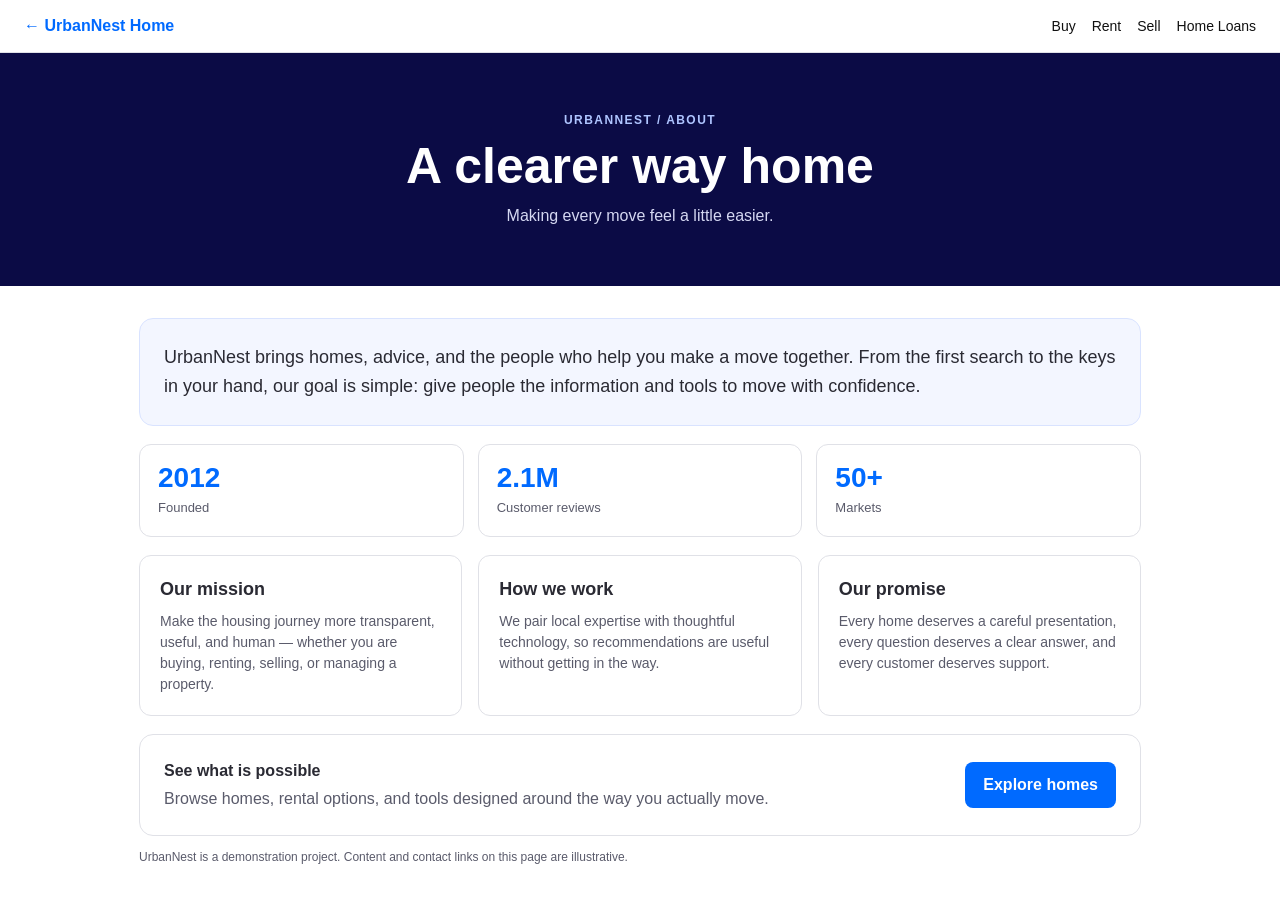
<file: page/about.html>
<!DOCTYPE html>
<html lang="en">
<head>
<meta charset="UTF-8">
<meta name="viewport" content="width=device-width, initial-scale=1.0">
<title>About UrbanNest | UrbanNest</title>
<link rel="stylesheet" href="../CSS/style.css">
<style>
  .page-hero{background:#0B0B45;color:#fff;padding:58px 24px;text-align:center}
  .page-hero .kicker{color:#AFC5FF;font-size:12px;font-weight:800;letter-spacing:.12em;text-transform:uppercase}
  .page-hero h1{font-size:clamp(32px,5vw,50px);line-height:1.1;margin:10px 0}
  .page-hero p{max-width:680px;margin:0 auto;color:#D5D8F2}
  .body{max-width:1050px;margin:0 auto;padding:32px 24px 56px}
  .card{background:#fff;border:1px solid #E0E1E7;border-radius:14px;padding:24px;margin-top:18px}
  .intro-card{background:#F3F6FF;border-color:#D9E3FF;margin-top:0}
  .intro-card p{font-size:18px;line-height:1.6}
  .stats-grid{display:grid;grid-template-columns:repeat(3,1fr);gap:14px;margin-top:18px}
  .stat{background:#fff;border:1px solid #E0E1E7;border-radius:12px;padding:18px}
  .stat strong{display:block;color:#006AFF;font-size:28px;line-height:1.1}
  .stat span{display:block;color:#5A5B6B;font-size:13px;margin-top:5px}
  .content-grid{display:grid;grid-template-columns:repeat(3,1fr);gap:16px;margin-top:18px}
  .info-card{background:#fff;border:1px solid #E0E1E7;border-radius:12px;padding:20px}
  .info-card h3{font-size:18px;margin-bottom:8px}
  .info-card p{color:#5A5B6B;font-size:14px}
  .info-card a{display:inline-block;color:#0059d6;font-weight:700;margin-top:12px}
  .action-card{display:flex;align-items:center;justify-content:space-between;gap:18px;flex-wrap:wrap}
  .action-card p{max-width:620px;color:#5A5B6B;margin-top:4px}
  .action-card a{display:inline-block;background:#006AFF;color:#fff;border-radius:8px;padding:11px 18px;font-weight:700}
  .action-card a:hover{background:#0059d6}
  .topbar{display:flex;justify-content:space-between;align-items:center;padding:14px 24px;border-bottom:1px solid #E0E1E7;background:#fff}
  .topbar>a{color:#006AFF;font-weight:700}
  .topbar nav{display:flex;gap:16px;flex-wrap:wrap}
  .topbar nav a{color:#111;font-size:14px}
  .topbar nav a:hover{color:#006AFF}
  .note{font-size:12px;color:#5A5B6B;margin-top:12px}
  @media(max-width:800px){.content-grid{grid-template-columns:1fr}.stats-grid{grid-template-columns:repeat(3,1fr)}}
  @media(max-width:560px){.page-hero{padding:42px 16px}.body{padding:24px 16px}.topbar{padding:12px 16px}.stats-grid{grid-template-columns:1fr}.stat strong{font-size:24px}}
</style>
</head>
<body>
<header class="topbar">
  <a href="../index.html">← UrbanNest Home</a>
  <nav aria-label="Primary">
    <a href="buy.html">Buy</a>
    <a href="rent.html">Rent</a>
    <a href="sell.html">Sell</a>
    <a href="mortgage.html">Home Loans</a>
  </nav>
</header>

<section class="page-hero">
  <p class="kicker" id="category">UrbanNest / About</p>
  <h1 id="title">A clearer way home</h1>
  <p id="subtitle">Making every move feel a little easier.</p>
</section>

<main class="body">
  <section class="card intro-card" aria-label="Overview">
    <p id="intro"></p>
  </section>

  <section class="stats-grid" id="stats" aria-label="UrbanNest facts"></section>
  <section class="content-grid" id="content" aria-label="More information"></section>

  <section class="card action-card">
    <div>
      <strong id="ctaTitle">Keep exploring UrbanNest</strong>
      <p id="ctaText">Find a home, understand your options, and plan the next step with confidence.</p>
    </div>
    <a id="ctaLink" href="../index.html">Explore UrbanNest</a>
  </section>
  <p class="note">UrbanNest is a demonstration project. Content and contact links on this page are illustrative.</p>
</main>

<script>
  const pages = {
    about: {
      category: "UrbanNest / About",
      title: "A clearer way home",
      subtitle: "Making every move feel a little easier.",
      intro: "UrbanNest brings homes, advice, and the people who help you make a move together. From the first search to the keys in your hand, our goal is simple: give people the information and tools to move with confidence.",
      stats: [["2012", "Founded"], ["2.1M", "Customer reviews"], ["50+", "Markets"]],
      cards: [
        {title: "Our mission", body: "Make the housing journey more transparent, useful, and human — whether you are buying, renting, selling, or managing a property."},
        {title: "How we work", body: "We pair local expertise with thoughtful technology, so recommendations are useful without getting in the way."},
        {title: "Our promise", body: "Every home deserves a careful presentation, every question deserves a clear answer, and every customer deserves support."}
      ],
      ctaTitle: "See what is possible", ctaText: "Browse homes, rental options, and tools designed around the way you actually move.", ctaLabel: "Explore homes", ctaHref: "../index.html#listings"
    },
    careers: {
      category: "UrbanNest / Careers",
      title: "Build what is next",
      subtitle: "Help people find their place in the world.",
      intro: "We are building a more helpful housing experience for buyers, renters, sellers, and the professionals who serve them. Join a kind, curious team that cares about the details and the people behind them.",
      stats: [["12", "Open roles"], ["5", "Team values"], ["1", "Shared mission"]],
      cards: [
        {title: "Product & design", body: "Turn complex housing questions into clear, useful tools for millions of people."},
        {title: "Customer experience", body: "Help customers feel informed and supported at every step of a major life decision."},
        {title: "Market operations", body: "Work with local partners and operators to make every market more transparent."}
      ],
      ctaTitle: "See an open role", ctaText: "We are always interested in thoughtful people who care about making a difference.", ctaLabel: "Contact recruiting", ctaHref: "mailto:careers@urbannest.example"
    },
    press: {
      category: "UrbanNest / Press",
      title: "The UrbanNest story",
      subtitle: "A clearer view of housing, from the people who know it best.",
      intro: "UrbanNest is a place to discover homes, understand the market, and connect with trusted local experts. Our press room includes company facts, product notes, and resources for members of the media.",
      stats: [["2012", "Founded"], ["24/7", "Media desk"], ["2.1M", "Reviews"]],
      cards: [
        {title: "Press inquiries", body: "For interviews, comments, and company information, contact the UrbanNest communications team."},
        {title: "Brand resources", body: "Find approved logos, product descriptions, and a concise company fact sheet for editorial use."},
        {title: "In the news", body: "Read updates about our products, partnerships, and the people improving the housing experience."}
      ],
      ctaTitle: "Need a source?", ctaText: "Our media desk can help with background, data, and product details.", ctaLabel: "Email the press team", ctaHref: "mailto:press@urbannest.example"
    },
    investors: {
      category: "UrbanNest / Investors",
      title: "Building the future of housing",
      subtitle: "Technology, trust, and durable consumer brands.",
      intro: "We believe the housing market can be more useful to everyone. UrbanNest brings together trusted marketplace brands, data-driven tools, and services that help people make better decisions over the life of a home.",
      stats: [["50+", "Markets"], ["12M+", "Monthly shoppers"], ["1", "Long-term view"]],
      cards: [
        {title: "Our strategy", body: "Grow a trusted marketplace while investing in products that make complex decisions easier for customers and professionals."},
        {title: "Our model", body: "A diversified ecosystem of consumer, agent, lender, and rental-management experiences."},
        {title: "Investor relations", body: "Find financial highlights, governance information, and the latest company updates."}
      ],
      ctaTitle: "Investor relations", ctaText: "For shareholder and financial information, connect with our investor relations team.", ctaLabel: "Contact investor relations", ctaHref: "mailto:investors@urbannest.example"
    }
  };

  const requested = new URLSearchParams(location.search).get("view");
  const page = pages[requested] || pages.about;
  document.title = `${page.title} | UrbanNest`;
  document.getElementById("category").textContent = page.category;
  document.getElementById("title").textContent = page.title;
  document.getElementById("subtitle").textContent = page.subtitle;
  document.getElementById("intro").textContent = page.intro;
  document.getElementById("ctaTitle").textContent = page.ctaTitle;
  document.getElementById("ctaText").textContent = page.ctaText;
  const cta = document.getElementById("ctaLink");
  cta.textContent = page.ctaLabel;
  cta.href = page.ctaHref;

  const stats = document.getElementById("stats");
  page.stats.forEach(([value, label]) => {
    const card = document.createElement("div");
    card.className = "stat";
    card.innerHTML = `<strong>${value}</strong><span>${label}</span>`;
    stats.appendChild(card);
  });

  const content = document.getElementById("content");
  page.cards.forEach(item => {
    const card = document.createElement("article");
    card.className = "info-card";
    card.innerHTML = `<h3>${item.title}</h3><p>${item.body}</p>`;
    content.appendChild(card);
  });
</script>
<script src="../asset/js/to-top.js"></script>
</body>
</html>
</file>
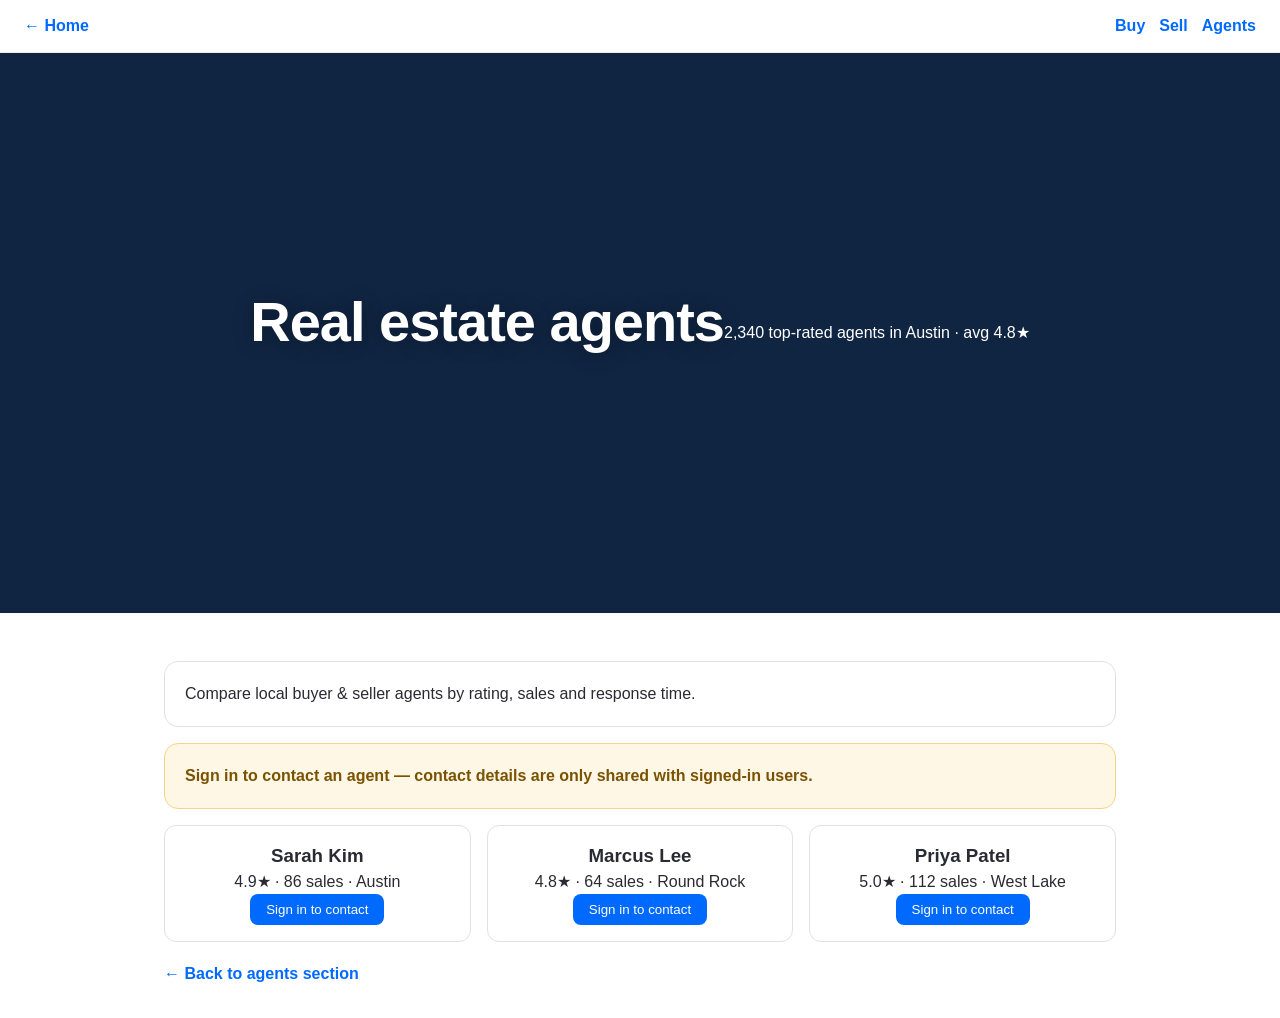
<file: page/agents.html>
<!DOCTYPE html>
<html lang="en">
<head>
<meta charset="UTF-8"><meta name="viewport" content="width=device-width, initial-scale=1.0">
<title>Find an Agent | UrbanNest</title>
<link rel="stylesheet" href="../CSS/style.css">
<style>.hero{background:#102542;color:#fff;padding:56px 24px;text-align:center}.body{max-width:1000px;margin:0 auto;padding:32px 24px}.card{background:#fff;border:1px solid #E0E1E7;border-radius:14px;padding:20px;margin-top:16px}.auth-note{background:#FFF7E6;border-color:#F5D58B;color:#7A5200;font-weight:600}.topbar{display:flex;justify-content:space-between;padding:14px 24px;border-bottom:1px solid #eee}.topbar a{font-weight:700;color:#006AFF}.grid{display:grid;grid-template-columns:repeat(3,1fr);gap:16px;margin-top:16px}.a{background:#fff;border:1px solid #E0E1E7;border-radius:12px;padding:16px;text-align:center}@media(max-width:800px){.grid{grid-template-columns:1fr}}</style>
</head>
<body>
<div class="topbar"><a href="../index.html">← Home</a><nav style="display:flex;gap:14px"><a href="buy.html">Buy</a><a href="sell.html">Sell</a><a href="agents.html">Agents</a></nav></div>
<section class="hero"><h1 id="title">Find an agent</h1><p>2,340 top-rated agents in Austin · avg 4.8★</p></section>
<div class="body"><div id="desc" class="card"></div><p id="authNote" class="card auth-note" hidden>Sign in to contact an agent — contact details are only shared with signed-in users.</p><div class="grid"><div class="a"><h3>Sarah Kim</h3><p>4.9★ · 86 sales · Austin</p><button type="button" data-contact="Sarah Kim" style="background:#006AFF;color:#fff;border:none;padding:8px 16px;border-radius:8px;cursor:pointer">Contact</button></div><div class="a"><h3>Marcus Lee</h3><p>4.8★ · 64 sales · Round Rock</p><button type="button" data-contact="Marcus Lee" style="background:#006AFF;color:#fff;border:none;padding:8px 16px;border-radius:8px;cursor:pointer">Contact</button></div><div class="a"><h3>Priya Patel</h3><p>5.0★ · 112 sales · West Lake</p><button type="button" data-contact="Priya Patel" style="background:#006AFF;color:#fff;border:none;padding:8px 16px;border-radius:8px;cursor:pointer">Contact</button></div></div><p style="margin-top:20px"><a href="../index.html#agents" style="color:#006AFF;font-weight:700">← Back to agents section</a></p></div>
<script>
const m={"agents":{t:"Real estate agents",d:"Compare local buyer & seller agents by rating, sales and response time."},"builders":{t:"Home builders",d:"12 builder communities in Austin — models from $389k."},"solutions":{t:"Agent solutions",d:"For pros: CRM, leads, listings and marketing suite. (Demo)"},"plan":{t:"Real estate business plan",d:"Template: goals, lead sources, budget and 90-day actions."},"advertising":{t:"Agent advertising",d:"Premier placements, zip targeting and ROI stats."},"scripts":{t:"Agent scripts",d:"Buyer consult, listing presentation, open house and follow-up scripts."},"resources":{t:"Agent resource center",d:"Guides, webinars and market reports for pros."},"flyers":{t:"Listing flyer templates",d:"Printable + digital flyers. (Demo)"},"join":{t:"Create a free agent account",d:"Sign up as a pro to claim your profile and get leads."}};
const v=new URLSearchParams(location.search).get("view")||"agents";const o=m[v]||m.agents;
document.getElementById("title").textContent=o.t;
document.getElementById("desc").textContent=o.d;

/* Contacting an agent requires an account. Signed out, the buttons take you to
   the home page's sign-in modal and back here once you're signed in
   ("Keep me signed in" decides whether that session survives a restart). */
const getSession=()=>JSON.parse(sessionStorage.getItem("un_session")||localStorage.getItem("un_session")||"null");
const contactBtns=[...document.querySelectorAll("[data-contact]")];
function paintContact(){
  const signedIn=!!getSession();
  contactBtns.forEach(b=>b.textContent=signedIn?"Contact":"Sign in to contact");
  document.getElementById("authNote").hidden=signedIn;
}
contactBtns.forEach(b=>b.addEventListener("click",()=>{
  if(!getSession()){
    sessionStorage.setItem("un_next", location.href);   // return here after sign-in
    location.href="../index.html#signin";
    return;
  }
  alert(`Contact request sent to ${b.dataset.contact}`);
}));
paintContact();
</script>
<script src="../asset/js/to-top.js"></script>
</body>
</html>
</file>
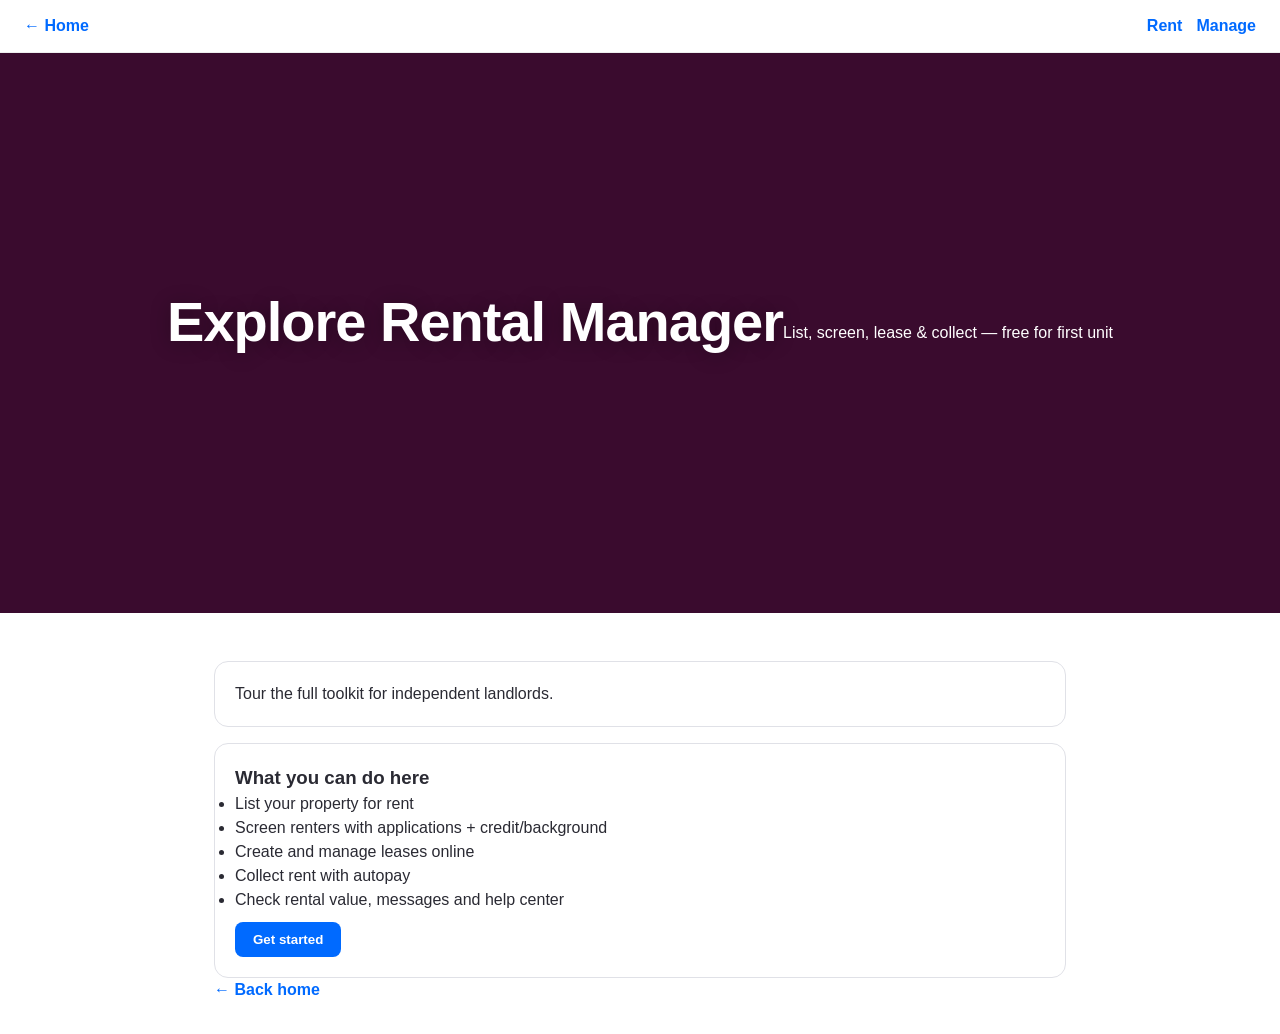
<file: page/manage-rentals.html>
<!DOCTYPE html>
<html lang="en">
<head>
<meta charset="UTF-8"><meta name="viewport" content="width=device-width, initial-scale=1.0">
<title>Manage Rentals | UrbanNest</title>
<link rel="stylesheet" href="../CSS/style.css">
<style>.hero{background:#3A0B2E;color:#fff;padding:56px 24px;text-align:center}.body{max-width:900px;margin:0 auto;padding:32px 24px}.card{background:#fff;border:1px solid #E0E1E7;border-radius:14px;padding:20px;margin-top:16px}.topbar{display:flex;justify-content:space-between;padding:14px 24px;border-bottom:1px solid #eee}.topbar a{font-weight:700;color:#006AFF}</style>
</head>
<body>
<div class="topbar"><a href="../index.html">← Home</a><nav style="display:flex;gap:14px"><a href="rent.html">Rent</a><a href="manage-rentals.html">Manage</a></nav></div>
<section class="hero"><h1 id="title">Rental Manager</h1><p>List, screen, lease & collect — free for first unit</p></section>
<div class="body"><div id="desc" class="card"></div>
<div class="card"><h3>What you can do here</h3><ul><li>List your property for rent</li><li>Screen renters with applications + credit/background</li><li>Create and manage leases online</li><li>Collect rent with autopay</li><li>Check rental value, messages and help center</li></ul><button onclick="alert('Sign in to use Rental Manager (demo)')" style="background:#006AFF;color:#fff;border:none;padding:10px 18px;border-radius:8px;font-weight:700;margin-top:10px">Get started</button></div>
<p><a href="../index.html" style="color:#006AFF;font-weight:700">← Back home</a></p></div>
<script>
const m={"list":{t:"List your property",d:"Create a listing in 10 min — photos, rent, screening criteria."},"properties":{t:"Your properties",d:"Sign in to see vacancies, leases and maintenance. (Demo)"},"messages":{t:"Your messages",d:"Renter inquiries and tour requests live here."},"value":{t:"Rental value",d:"Estimated rent based on comps within 2 miles."},"learn":{t:"Renting out your property",d:"Landlord guide: pricing, screening, leases, Texas law."},"screen":{t:"Screen renters",d:"Application + credit + background + eviction history."},"help":{t:"Help center",d:"FAQs and support for managers and renters."},"leases":{t:"Create leases",d:"State-compliant e-lease builder with e-sign."},"explore":{t:"Explore Rental Manager",d:"Tour the full toolkit for independent landlords."},"collect":{t:"Collect rent",d:"ACH free, card 2.9%. Autopay + reminders."}};
const v=new URLSearchParams(location.search).get("view")||"explore";const o=m[v]||{t:"Rental Manager",d:"All management tools in one dashboard."};
document.getElementById("title").textContent=o.t;document.getElementById("desc").textContent=o.d;
</script>
<script src="../asset/js/to-top.js"></script>
</body>
</html>
</file>
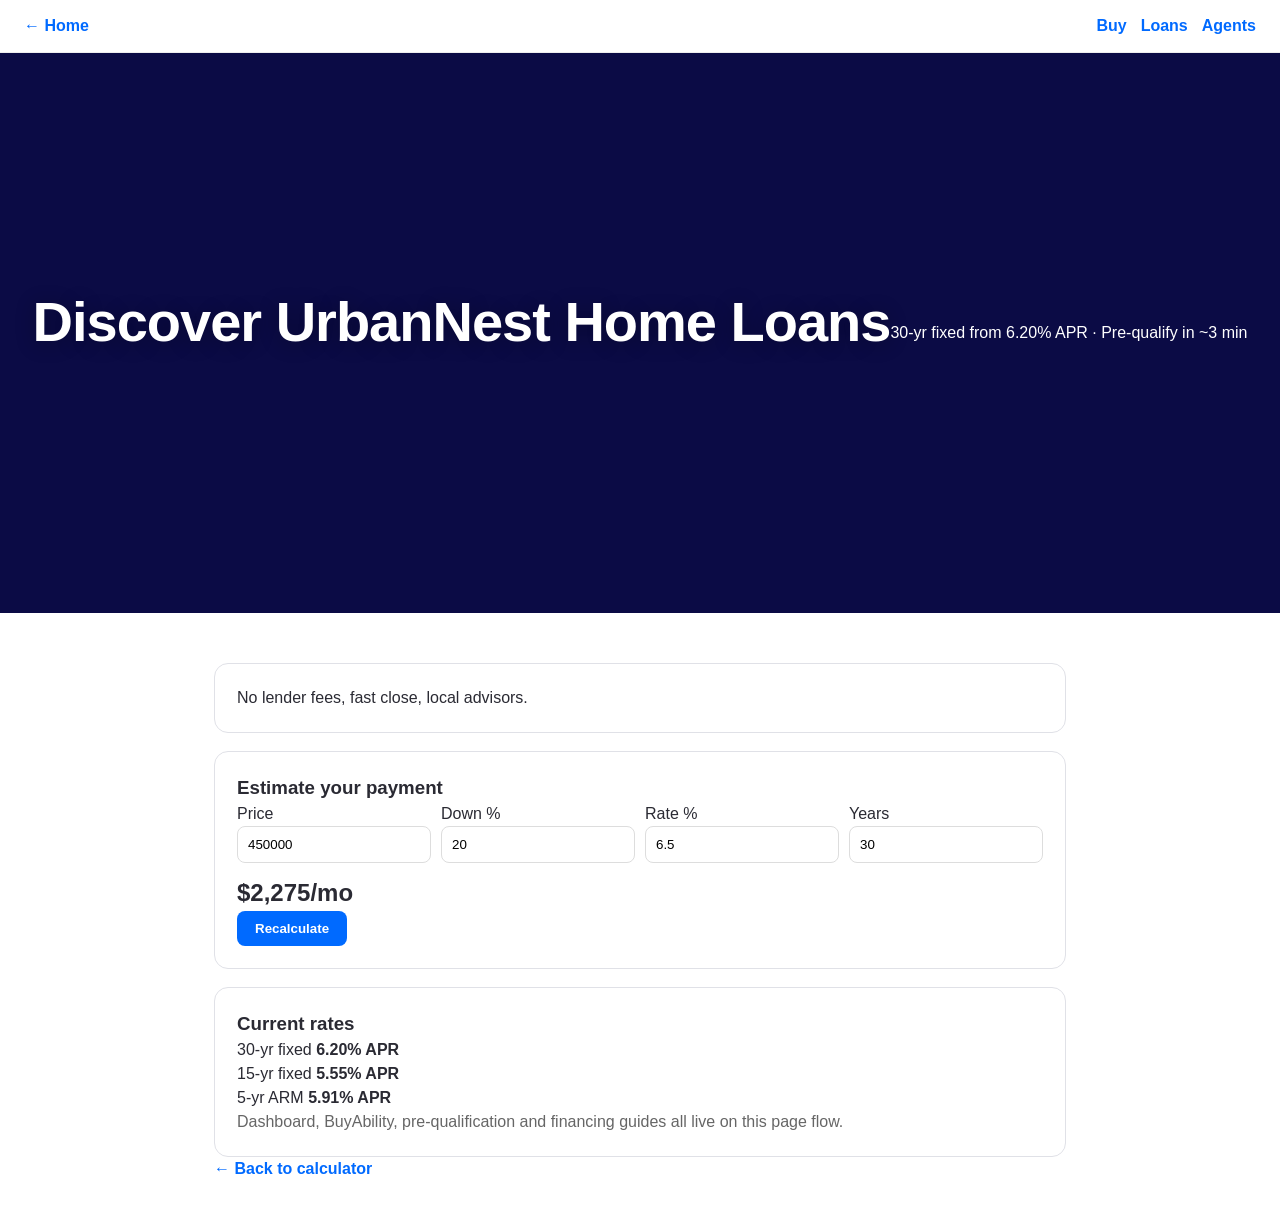
<file: page/mortgage.html>
<!DOCTYPE html>
<html lang="en">
<head>
<meta charset="UTF-8"><meta name="viewport" content="width=device-width, initial-scale=1.0">
<title>Home Loans | UrbanNest</title>
<link rel="stylesheet" href="../CSS/style.css">
<style>.hero{background:#0B0B45;color:#fff;padding:56px 24px;text-align:center}.body{max-width:900px;margin:0 auto;padding:32px 24px}.card{background:#fff;border:1px solid #E0E1E7;border-radius:14px;padding:22px;margin-top:18px}.topbar{display:flex;justify-content:space-between;padding:14px 24px;border-bottom:1px solid #eee}.topbar a{font-weight:700;color:#006AFF}input{padding:10px;border:1px solid #ddd;border-radius:8px;width:100%}.grid{display:grid;grid-template-columns:repeat(4,1fr);gap:10px}@media(max-width:700px){.grid{grid-template-columns:1fr 1fr}}</style>
</head>
<body>
<div class="topbar"><a href="../index.html">← Home</a><nav style="display:flex;gap:14px"><a href="buy.html">Buy</a><a href="mortgage.html">Loans</a><a href="agents.html">Agents</a></nav></div>
<section class="hero"><h1 id="title">UrbanNest Home Loans</h1><p>30-yr fixed from 6.20% APR · Pre-qualify in ~3 min</p></section>
<div class="body">
<div id="desc" class="card"></div>
<div class="card"><h3>Estimate your payment</h3><div class="grid"><label>Price<input id="p" type="number" value="450000"></label><label>Down %<input id="d" type="number" value="20"></label><label>Rate %<input id="r" type="number" value="6.5" step="0.1"></label><label>Years<input id="y" type="number" value="30"></label></div><h2 id="out" style="margin-top:12px">$1,899/mo</h2><button onclick="calc()" style="background:#006AFF;color:#fff;border:none;padding:10px 18px;border-radius:8px;font-weight:700">Recalculate</button></div>
<div class="card"><h3>Current rates</h3><p>30-yr fixed <strong>6.20% APR</strong><br>15-yr fixed <strong>5.55% APR</strong><br>5-yr ARM <strong>5.91% APR</strong></p><p style="color:#666">Dashboard, BuyAbility, pre-qualification and financing guides all live on this page flow.</p></div>
<p><a href="../index.html#mortgage" style="color:#006AFF;font-weight:700">← Back to calculator</a></p>
</div>
<script>
const m={"dashboard":{t:"Home loans dashboard",d:"Pick up where you left off — docs, rate lock, loan status."},"discover":{t:"Discover UrbanNest Home Loans",d:"No lender fees, fast close, local advisors."},"buyability":{t:"Calculate your BuyAbility",d:"See what you can afford with taxes, insurance & HOA included."},"prequal":{t:"Get pre-qualified",d:"Soft credit pull only. Letter in ~3 minutes, valid 90 days."},"payment":{t:"Estimate your mortgage payment",d:"Principal + interest + taxes + insurance breakdown below."},"rates":{t:"Current mortgage rates",d:"Updated daily. Lock guidance included."},"learn":{t:"Financing a home",d:"Fixed vs ARM, points, DTI, down payments 0-20% explained."}};
const v=new URLSearchParams(location.search).get("view")||"discover";const o=m[v]||m.discover;
document.getElementById("title").textContent=o.t;document.getElementById("desc").textContent=o.d;
function calc(){const P=+document.getElementById("p").value||0,dp=+document.getElementById("d").value||0,rate=+document.getElementById("r").value||0,yrs=+document.getElementById("y").value||30;const pr=P*(1-dp/100),r=rate/100/12,n=yrs*12;const pay=r>0?pr*r*Math.pow(1+r,n)/(Math.pow(1+r,n)-1):pr/n;document.getElementById("out").textContent="$"+Math.round(pay).toLocaleString()+"/mo";}calc();
</script>
<script src="../asset/js/to-top.js"></script>
</body>
</html>
</file>
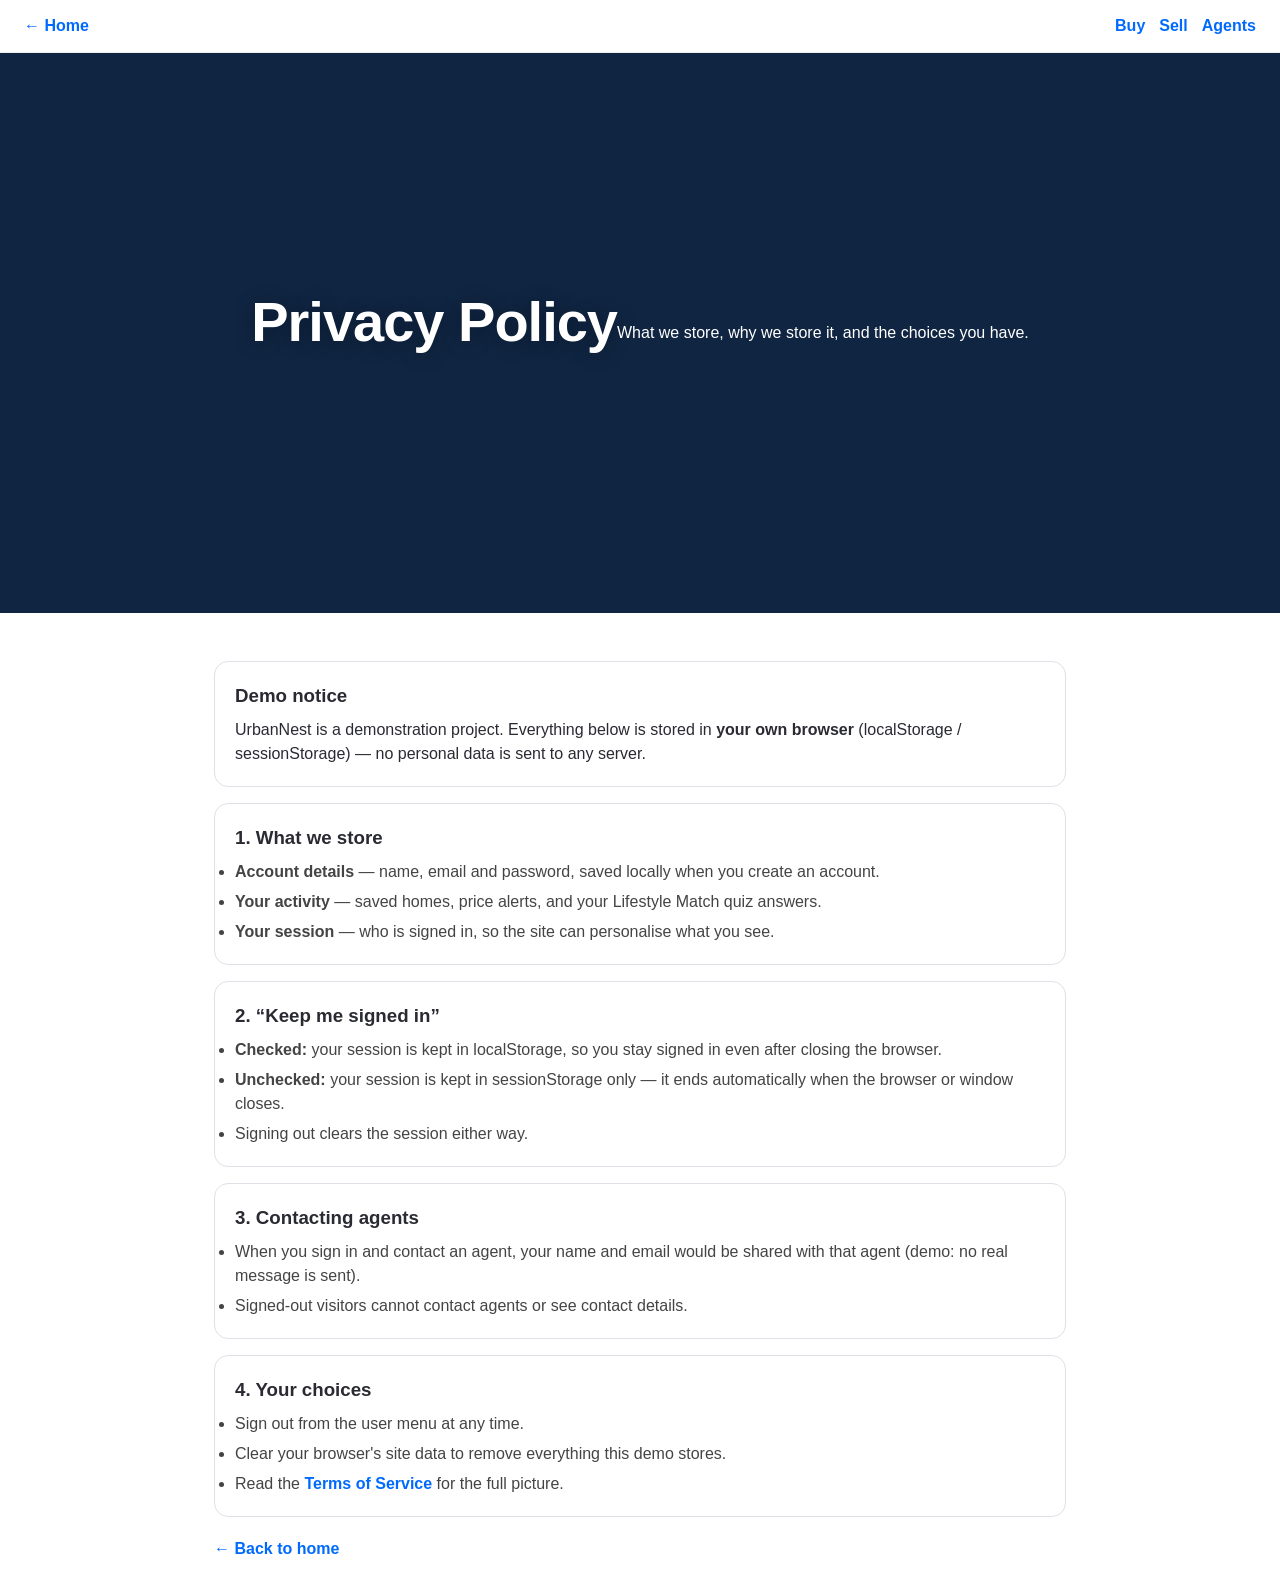
<file: page/privacy.html>
<!DOCTYPE html>
<html lang="en">
<head>
<meta charset="UTF-8"><meta name="viewport" content="width=device-width, initial-scale=1.0">
<title>Privacy Policy | UrbanNest</title>
<link rel="stylesheet" href="../CSS/style.css">
<style>.hero{background:#102542;color:#fff;padding:56px 24px;text-align:center}.body{max-width:900px;margin:0 auto;padding:32px 24px}.card{background:#fff;border:1px solid #E0E1E7;border-radius:14px;padding:20px;margin-top:16px}.card h3{margin-bottom:8px}.card li{margin-top:6px;color:#444;line-height:1.5}.topbar{display:flex;justify-content:space-between;padding:14px 24px;border-bottom:1px solid #eee}.topbar a{font-weight:700;color:#006AFF}</style>
</head>
<body>
<div class="topbar"><a href="../index.html">← Home</a><nav style="display:flex;gap:14px"><a href="buy.html">Buy</a><a href="sell.html">Sell</a><a href="agents.html">Agents</a></nav></div>
<section class="hero"><h1>Privacy Policy</h1><p>What we store, why we store it, and the choices you have.</p></section>
<div class="body">
<div class="card"><h3>Demo notice</h3><p>UrbanNest is a demonstration project. Everything below is stored in <b>your own browser</b> (localStorage / sessionStorage) — no personal data is sent to any server.</p></div>
<div class="card"><h3>1. What we store</h3><ul><li><b>Account details</b> — name, email and password, saved locally when you create an account.</li><li><b>Your activity</b> — saved homes, price alerts, and your Lifestyle Match quiz answers.</li><li><b>Your session</b> — who is signed in, so the site can personalise what you see.</li></ul></div>
<div class="card"><h3>2. “Keep me signed in”</h3><ul><li><b>Checked:</b> your session is kept in localStorage, so you stay signed in even after closing the browser.</li><li><b>Unchecked:</b> your session is kept in sessionStorage only — it ends automatically when the browser or window closes.</li><li>Signing out clears the session either way.</li></ul></div>
<div class="card"><h3>3. Contacting agents</h3><ul><li>When you sign in and contact an agent, your name and email would be shared with that agent (demo: no real message is sent).</li><li>Signed-out visitors cannot contact agents or see contact details.</li></ul></div>
<div class="card"><h3>4. Your choices</h3><ul><li>Sign out from the user menu at any time.</li><li>Clear your browser's site data to remove everything this demo stores.</li><li>Read the <a href="terms.html" style="color:#006AFF;font-weight:700">Terms of Service</a> for the full picture.</li></ul></div>
<p style="margin-top:20px"><a href="../index.html" style="color:#006AFF;font-weight:700">← Back to home</a></p>
</div>
<script src="../asset/js/to-top.js"></script>
</body>
</html>
</file>
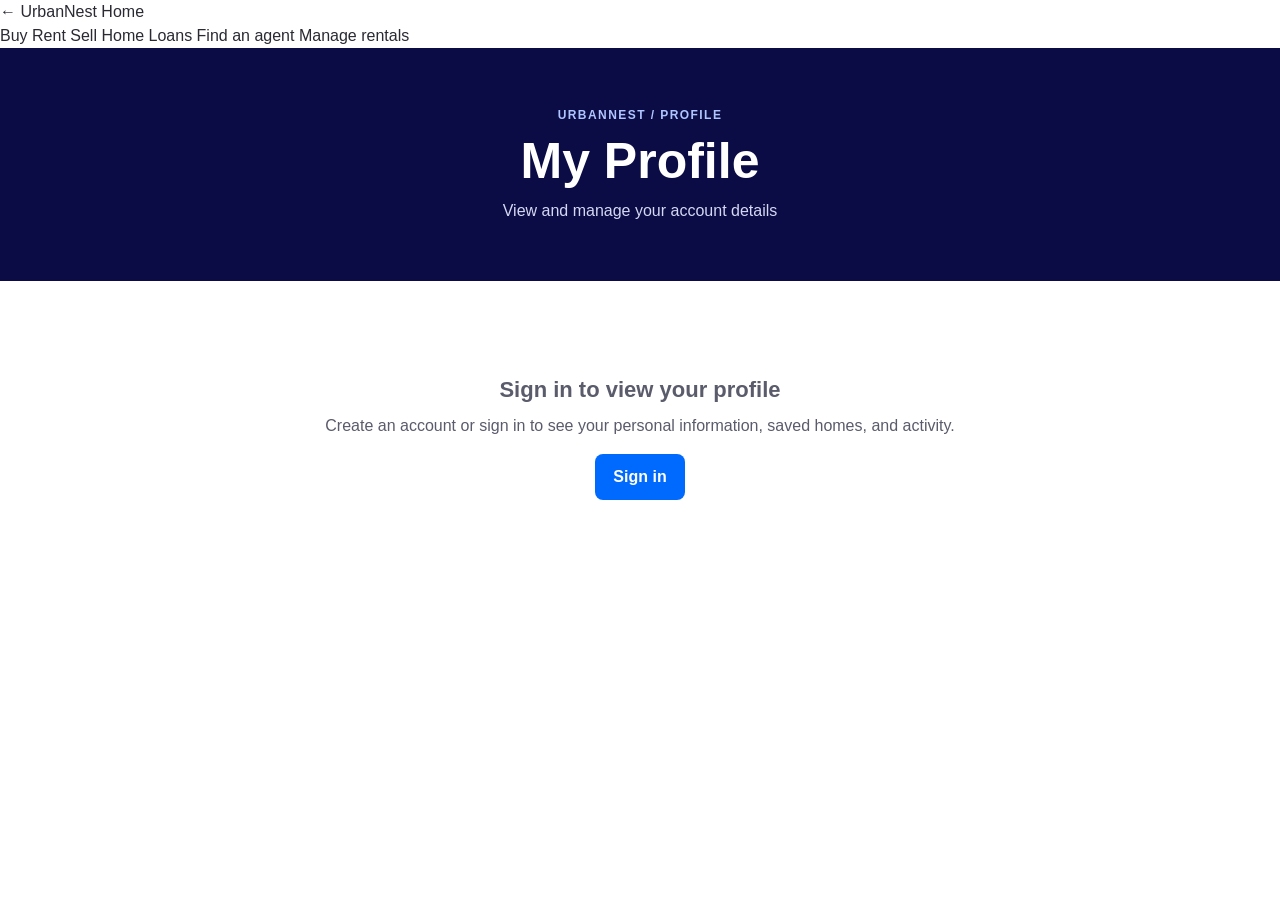
<file: page/profile.html>
<!DOCTYPE html>
<html lang="en">
<head>
<meta charset="UTF-8"><meta name="viewport" content="width=device-width, initial-scale=1.0">
<title>My Profile | UrbanNest</title>
<link rel="stylesheet" href="../CSS/style.css">
<style>
  .page-hero{background:#0B0B45;color:#fff;padding:58px 24px;text-align:center}
  .page-hero .kicker{color:#AFC5FF;font-size:12px;font-weight:800;letter-spacing:.12em;text-transform:uppercase}
  .page-hero h1{font-size:clamp(32px,5vw,50px);line-height:1.1;margin:10px 0}
  .page-hero p{max-width:680px;margin:0 auto;color:#D5D8F2}
  .body{max-width:1050px;margin:0 auto;padding:32px 24px 56px}

  /* Profile layout */
  .profile-card{background:#fff;border:1px solid #E0E1E7;border-radius:14px;padding:28px;margin-top:18px}
  .profile-header{display:flex;gap:18px;align-items:center;margin-bottom:24px;padding-bottom:20px;border-bottom:1px solid #eee}
  .profile-avatar{width:72px;height:72px;border-radius:50%;background:var(--blue);color:#fff;display:grid;place-items:center;font-weight:800;font-size:28px;flex-shrink:0}
  .profile-name{font-size:22px;font-weight:800;color:#111}
  .profile-email{font-size:14px;color:var(--muted);margin-top:2px}
  .profile-member{font-size:12px;color:var(--blue-dark);font-weight:600;margin-top:4px}

  .profile-stats{display:grid;grid-template-columns:repeat(auto-fit,minmax(150px,1fr));gap:14px;margin-top:18px}
  .stat{background:#f7f9ff;border:1px solid #E0E1E7;border-radius:12px;padding:18px;text-align:center}
  .stat strong{display:block;color:#006AFF;font-size:28px;line-height:1.1}
  .stat span{display:block;color:#5A5B6B;font-size:13px;margin-top:5px}

  .profile-details{display:grid;grid-template-columns:repeat(auto-fit,minmax(280px,1fr));gap:16px;margin-top:18px}
  .detail-card{background:#fff;border:1px solid #E0E1E7;border-radius:12px;padding:20px}
  .detail-card h3{font-size:16px;margin-bottom:10px;color:#111}
  .detail-row{display:flex;justify-content:space-between;padding:6px 0;border-bottom:1px solid #f0f0f0;font-size:14px}
  .detail-row:last-child{border-bottom:none}
  .detail-row span:first-child{color:var(--muted)}
  .detail-row span:last-child{font-weight:600;color:#111}

  .empty-state{text-align:center;padding:60px 20px;color:#5A5B6B}
  .empty-state h3{font-size:22px;margin-bottom:8px}
  .empty-state p{margin-bottom:16px}

  .signin-note{text-align:center;padding:60px 20px;color:#5A5B6B}
  .signin-note h3{font-size:22px;margin-bottom:8px}
  .signin-note p{margin-bottom:16px}

  /* Saved homes list on profile */
  .saved-list{display:grid;gap:14px;margin-top:18px}
  .saved-item{display:flex;gap:14px;align-items:center;padding:14px;border:1px solid #E0E1E7;border-radius:12px;background:#fff}
  .saved-item img{width:70px;height:50px;object-fit:cover;border-radius:8px;flex-shrink:0}
  .saved-item-info{flex:1;min-width:0}
  .saved-item-info strong{font-size:15px;color:#111}
  .saved-item-info p{font-size:13px;color:var(--muted);margin:2px 0}
  .saved-item-price{font-size:18px;font-weight:800;color:#006AFF;white-space:nowrap}

  @media(max-width:800px){
    .profile-stats{grid-template-columns:repeat(2,1fr)}
    .profile-details{grid-template-columns:1fr}
    .profile-header{flex-direction:column;text-align:center}
  }
  @media(max-width:560px){
    .profile-stats{grid-template-columns:1fr}
  }
</style>
</head>
<body>

<header class="topbar">
  <a href="../index.html">← UrbanNest Home</a>
  <nav aria-label="Primary">
    <a href="../page/buy.html">Buy</a>
    <a href="../page/rent.html">Rent</a>
    <a href="../page/sell.html">Sell</a>
    <a href="../page/mortgage.html">Home Loans</a>
    <a href="../page/agents.html">Find an agent</a>
    <a href="../page/manage-rentals.html">Manage rentals</a>
  </nav>
</header>

<section class="page-hero">
  <p class="kicker">UrbanNest / Profile</p>
  <h1 id="profileTitle">My Profile</h1>
  <p id="profileSubtitle">View and manage your account details</p>
</section>

<main class="body">
  <!-- Signed-out state -->
  <div id="signinNote" class="signin-note" hidden>
    <h3>Sign in to view your profile</h3>
    <p>Create an account or sign in to see your personal information, saved homes, and activity.</p>
    <a href="../index.html#signin" class="btn-primary" style="display:inline-block;background:#006AFF;color:#fff;border-radius:8px;padding:11px 18px;font-weight:700;text-decoration:none">Sign in</a>
  </div>

  <!-- Signed-in profile -->
  <div id="profileContent">
    <div class="profile-card">
      <div class="profile-header">
        <div class="profile-avatar" id="profileAvatar">U</div>
        <div>
          <div class="profile-name" id="profileName">User</div>
          <div class="profile-email" id="profileEmail">user@mail.com</div>
          <div class="profile-member" id="profileMember">UrbanNest member</div>
        </div>
      </div>

      <div class="profile-stats" id="profileStats">
        <div class="stat"><strong id="statSaved">0</strong><span>Saved homes</span></div>
        <div class="stat"><strong id="statAlerts">0</strong><span>Price alerts</span></div>
        <div class="stat"><strong id="statMatch">—</strong><span>Lifestyle match</span></div>
      </div>
    </div>

    <div class="profile-details">
      <div class="detail-card">
        <h3>Account</h3>
        <div class="detail-row"><span>Name</span><span id="detailName">—</span></div>
        <div class="detail-row"><span>Email</span><span id="detailEmail">—</span></div>
        <div class="detail-row"><span>Member since</span><span id="detailMember">—</span></div>
      </div>
      <div class="detail-card">
        <h3>Preferences</h3>
        <div class="detail-row"><span>Lifestyle match</span><span id="detailPref">—</span></div>
        <div class="detail-row"><span>Bedrooms</span><span id="detailBeds">—</span></div>
        <div class="detail-row"><span>Budget</span><span id="detailBudget">—</span></div>
        <div class="detail-row"><span>Stage</span><span id="detailStage">—</span></div>
      </div>
    </div>

    <!-- Saved homes section -->
    <div class="profile-card" style="margin-top:18px">
      <h3 style="font-size:18px;margin-bottom:14px">Saved Homes</h3>
      <div id="savedList" class="saved-list"></div>
      <p id="noSaved" class="empty-state" hidden><h3>No saved homes yet</h3><p>Heart a home on the listings page to save it here.</p></p>
    </div>
  </div>
</main>

<script>
/* Listings data — same source as the home page */
const listings=[
  {id:1, price:685000, beds:4, baths:3, sqft:2480, addr:"2412 Barton Hills Dr, Austin, TX", tag:"For sale", type:"sale", isNew:false, img:"https://images.unsplash.com/photo-1600596542815-ffad4c1539a9?w=700&q=80&auto=format&fit=crop"},
  {id:2, price:3200, beds:3, baths:2, sqft:1780, addr:"4501 Duval St, Austin, TX", tag:"For rent", type:"rent", isNew:true, img:"https://images.unsplash.com/photo-1600585154340-be6161a56a0c?w=700&q=80&auto=format&fit=crop"},
  {id:3, price:529000, beds:3, baths:2, sqft:1925, addr:"1208 E 12th St, Austin, TX", tag:"New", type:"new", isNew:true, img:"https://images.unsplash.com/photo-1600607687939-ce8a6c25118c?w=700&q=80&auto=format&fit=crop"},
  {id:4, price:899000, beds:5, baths:4, sqft:3420, addr:"7 Enchanted Oaks, West Lake Hills, TX", tag:"For sale", type:"sale", isNew:false, img:"https://images.unsplash.com/photo-1512917774080-9991f1c4c750?w=700&q=80&auto=format&fit=crop"},
  {id:5, price:2450, beds:2, baths:2, sqft:1240, addr:"900 S 1st St #210, Austin, TX", tag:"For rent", type:"rent", isNew:false, img:"https://images.unsplash.com/photo-1502672260266-1c1ef2d93688?w=700&q=80&auto=format&fit=crop"},
  {id:6, price:775000, beds:4, baths:3, sqft:2650, addr:"3103 Cherry Creek Dr, Austin, TX", tag:"Open house", type:"sale", isNew:true, img:"https://images.unsplash.com/photo-1600566753086-00f18fb6b3ea?w=700&q=80&auto=format&fit=crop"}
];

const fmt = n => "$" + n.toLocaleString();
const getSession = () => JSON.parse(sessionStorage.getItem("un_session") || localStorage.getItem("un_session") || "null");
const favs = new Set(JSON.parse(localStorage.getItem("un_favs") || "[]"));
const alerts = JSON.parse(localStorage.getItem("un_alerts") || "[]");
const profile = JSON.parse(localStorage.getItem("un_profile") || "null");
const users = JSON.parse(localStorage.getItem("un_users") || "{}");
const $ = s => document.querySelector(s);

const signedIn = !!getSession();
const user = getSession();

/* ===== Sign-in gate ===== */
if(!signedIn){
  $("#signinNote").hidden = false;
  $("#profileContent").hidden = true;
}else{
  $("#signinNote").hidden = true;

  /* Fill profile header */
  const initials = user.name.split(" ").map(w=>w[0]).join("").slice(0,2).toUpperCase();
  $("#profileAvatar").textContent = initials;
  $("#profileName").textContent = user.name;
  $("#profileEmail").textContent = user.email;
  $("#profileMember").textContent = "UrbanNest member";

  /* Account details */
  $("#detailName").textContent = user.name;
  $("#detailEmail").textContent = user.email;
  $("#detailMember").textContent = "Since " + new Date().toLocaleDateString("en-US",{year:"numeric",month:"long"});

  /* Stats */
  $("#statSaved").textContent = favs.size;
  $("#statAlerts").textContent = alerts.length;
  if(profile){
    $("#statMatch").textContent = "Active";
    $("#detailPref").textContent = "Completed";
    $("#detailBeds").textContent = profile.beds + " bd";
    $("#detailBudget").textContent = fmt(profile.budget);
    $("#detailStage").textContent = profile.stage.charAt(0).toUpperCase() + profile.stage.slice(1);
  }else{
    $("#statMatch").textContent = "—";
    $("#detailPref").textContent = "Not set";
    $("#detailBeds").textContent = "—";
    $("#detailBudget").textContent = "—";
    $("#detailStage").textContent = "—";
  }

  /* Saved homes list */
  const savedListings = listings.filter(l => favs.has(l.id));
  const savedContainer = $("#savedList");
  const noSaved = $("#noSaved");

  if(savedListings.length === 0){
    savedContainer.innerHTML = "";
    noSaved.hidden = false;
  }else{
    noSaved.hidden = true;
    savedContainer.innerHTML = savedListings.map(l => `
      <div class="saved-item">
        <img src="${l.img}" alt="${l.addr}" loading="lazy">
        <div class="saved-item-info">
          <strong>${l.addr}</strong>
          <p>${l.beds} bd · ${l.baths} ba · ${l.sqft.toLocaleString()} sqft</p>
        </div>
        <div class="saved-item-price">${fmt(l.price)}${l.type==="rent"?"/mo":""}</div>
      </div>
    `).join("");
  }
}

/* Update page title based on sign-in state */
if(signedIn && user){
  document.title = `${user.name}'s Profile | UrbanNest`;
  $("#profileTitle").textContent = `${user.name.split(" ")[0]}'s Profile`;
  $("#profileSubtitle").textContent = `Welcome back — here's your overview`;
}
</script>
<script src="../asset/js/to-top.js"></script>
</body>
</html>
</file>
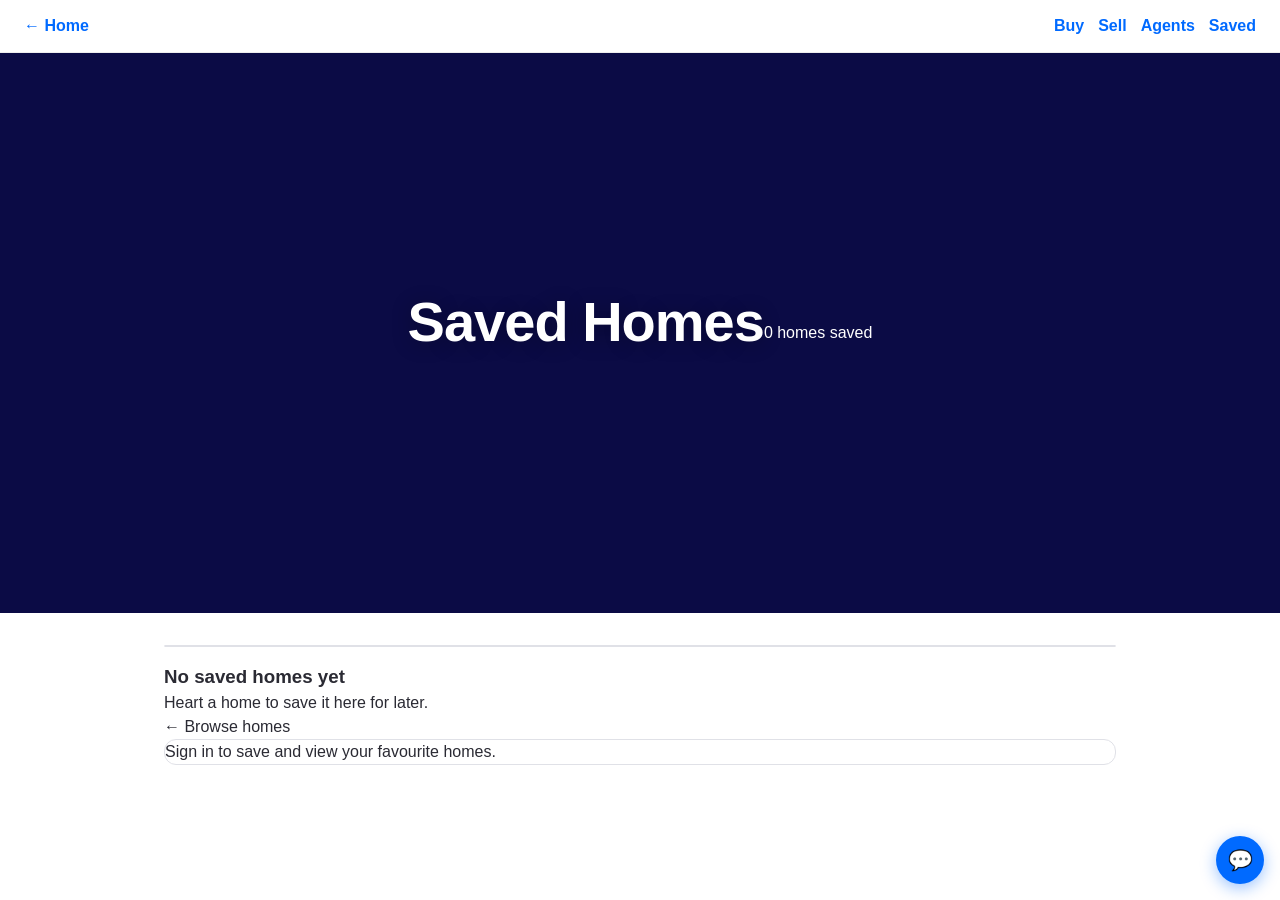
<file: page/saved.html>
<!DOCTYPE html>
<html lang="en">
<head>
<meta charset="UTF-8"><meta name="viewport" content="width=device-width, initial-scale=1.0">
<title>Saved Homes | UrbanNest</title>
<link rel="stylesheet" href="../CSS/style.css">
<style>
.topbar{display:flex;justify-content:space-between;padding:14px 24px;border-bottom:1px solid #eee}
.topbar a{font-weight:700;color:#006AFF}
.body{max-width:1000px;margin:0 auto;padding:32px 24px}
.hero{background:#0B0B45;color:#fff;padding:56px 24px;text-align:center}
.grid{display:grid;grid-template-columns:repeat(3,1fr);gap:20px;margin-top:16px}
.card{background:#fff;border:1px solid #E0E1E7;border-radius:12px;overflow:hidden;cursor:pointer;transition:.15s}
.card:hover{box-shadow:0 10px 30px rgba(0,0,0,.12);transform:translateY(-2px)}
.card-img{position:relative;height:210px;overflow:hidden}
.card-img img{width:100%;height:100%;object-fit:cover}
.badge{position:absolute;top:10px;left:10px;background:#fff;padding:4px 10px;border-radius:999px;font-size:12px;font-weight:800}
.fav{position:absolute;top:8px;right:8px;background:rgba(255,255,255,.9);border:none;width:34px;height:34px;border-radius:50%;cursor:pointer;font-size:18px}
.fav.loved{color:#e11d48}
.fav.locked{color:#9aa3b2;opacity:.75;cursor:not-allowed}
.fav.locked:hover,.fav.locked:focus-visible{color:#6b7280;opacity:1}
.card-body{padding:14px 16px}
.price{font-size:22px;font-weight:800}
.specs{font-size:14px;color:#333;margin:4px 0}
.addr{font-size:14px;color:#5A5B6B}
.empty-state{text-align:center;padding:60px 20px;color:#5A5B6B}
.empty-state h3{font-size:22px;margin-bottom:8px}
.empty-state p{margin-bottom:16px}
@media(max-width:800px){.grid{grid-template-columns:1fr}}
</style>
</head>
<body>
<div class="topbar"><a href="../index.html">← Home</a><nav style="display:flex;gap:14px"><a href="buy.html">Buy</a><a href="sell.html">Sell</a><a href="agents.html">Agents</a><a href="saved.html">Saved</a></nav></div>
<section class="hero"><h1>Saved Homes</h1><p id="subtitle">Your favourited listings in one place</p></section>
<div class="body">
<div id="desc" class="card"></div>
<div class="grid" id="savedGrid"></div>
<p id="emptyMsg" class="card empty-state" hidden>
  <h3>No saved homes yet</h3>
  <p>Heart a home to save it here for later.</p>
  <a href="../index.html">← Browse homes</a>
</p>
<p id="signinNote" class="card auth-note" hidden>Sign in to save and view your favourite homes.</p>
</div>
<script>
/* Listings data — same source as the home page */
const listings=[
  {id:1, price:685000, beds:4, baths:3, sqft:2480, addr:"2412 Barton Hills Dr, Austin, TX", tag:"For sale", type:"sale", isNew:false, img:"https://images.unsplash.com/photo-1600596542815-ffad4c1539a9?w=700&q=80&auto=format&fit=crop"},
  {id:2, price:3200, beds:3, baths:2, sqft:1780, addr:"4501 Duval St, Austin, TX", tag:"For rent", type:"rent", isNew:true, img:"https://images.unsplash.com/photo-1600585154340-be6161a56a0c?w=700&q=80&auto=format&fit=crop"},
  {id:3, price:529000, beds:3, baths:2, sqft:1925, addr:"1208 E 12th St, Austin, TX", tag:"New", type:"new", isNew:true, img:"https://images.unsplash.com/photo-1600607687939-ce8a6c25118c?w=700&q=80&auto=format&fit=crop"},
  {id:4, price:899000, beds:5, baths:4, sqft:3420, addr:"7 Enchanted Oaks, West Lake Hills, TX", tag:"For sale", type:"sale", isNew:false, img:"https://images.unsplash.com/photo-1512917774080-9991f1c4c750?w=700&q=80&auto=format&fit=crop"},
  {id:5, price:2450, beds:2, baths:2, sqft:1240, addr:"900 S 1st St #210, Austin, TX", tag:"For rent", type:"rent", isNew:false, img:"https://images.unsplash.com/photo-1502672260266-1c1ef2d93688?w=700&q=80&auto=format&fit=crop"},
  {id:6, price:775000, beds:4, baths:3, sqft:2650, addr:"3103 Cherry Creek Dr, Austin, TX", tag:"Open house", type:"sale", isNew:true, img:"https://images.unsplash.com/photo-1600566753086-00f18fb6b3ea?w=700&q=80&auto=format&fit=crop"}
];
const fmt=n=>"$"+n.toLocaleString();
const getSession=()=>JSON.parse(sessionStorage.getItem("un_session")||localStorage.getItem("un_session")||"null");
const favs=new Set(JSON.parse(localStorage.getItem("un_favs")||"[]"));
const $=s=>document.querySelector(s);

const signedIn=!!getSession();
const grid=$("#savedGrid");
const emptyMsg=$("#emptyMsg");
const signinNote=$("#signinNote");

function paint(){
  const saved=listings.filter(l=>favs.has(l.id));
  $("#subtitle").textContent=`${saved.length} home${saved.length===1?"":"s"} saved`;

  if(!signedIn){
    grid.innerHTML="";
    emptyMsg.hidden=true;
    signinNote.hidden=false;
    return;
  }
  signinNote.hidden=true;

  if(!saved.length){
    grid.innerHTML="";
    emptyMsg.hidden=false;
    return;
  }
  emptyMsg.hidden=true;
  signinNote.hidden=true;

  grid.innerHTML=saved.map(l=>`
    <article class="card" data-id="${l.id}">
      <div class="card-img">
        <img loading="lazy" src="${l.img}" alt="${l.addr}">
        <span class="badge">${l.tag}</span>
        <button class="fav loved" data-fav="${l.id}" title="Remove from saved">♥</button>
      </div>
      <div class="card-body">
        <div class="price">${fmt(l.price)}${l.type==="rent"?" /mo":""}</div>
        <div class="specs"><b>${l.beds}</b> bds · <b>${l.baths}</b> ba · <b>${l.sqft.toLocaleString()}</b> sqft</div>
        <div class="addr">${l.addr}</div>
      </div>
    </article>
  `).join("");
}

grid.addEventListener("click",e=>{
  const btn=e.target.closest("[data-fav]");
  if(!btn) return;
  const id=+btn.dataset.fav;
  if(!getSession()){
    sessionStorage.setItem("un_next",location.href);
    location.href="../index.html#signin";
    return;
  }
  favs.delete(id);
  localStorage.setItem("un_favs",JSON.stringify([...favs]));
  paint();
});

paint();
</script>
<script src="../asset/js/to-top.js"></script>
<script src="../asset/js/chat.js"></script>
</body>
</html>
</file>
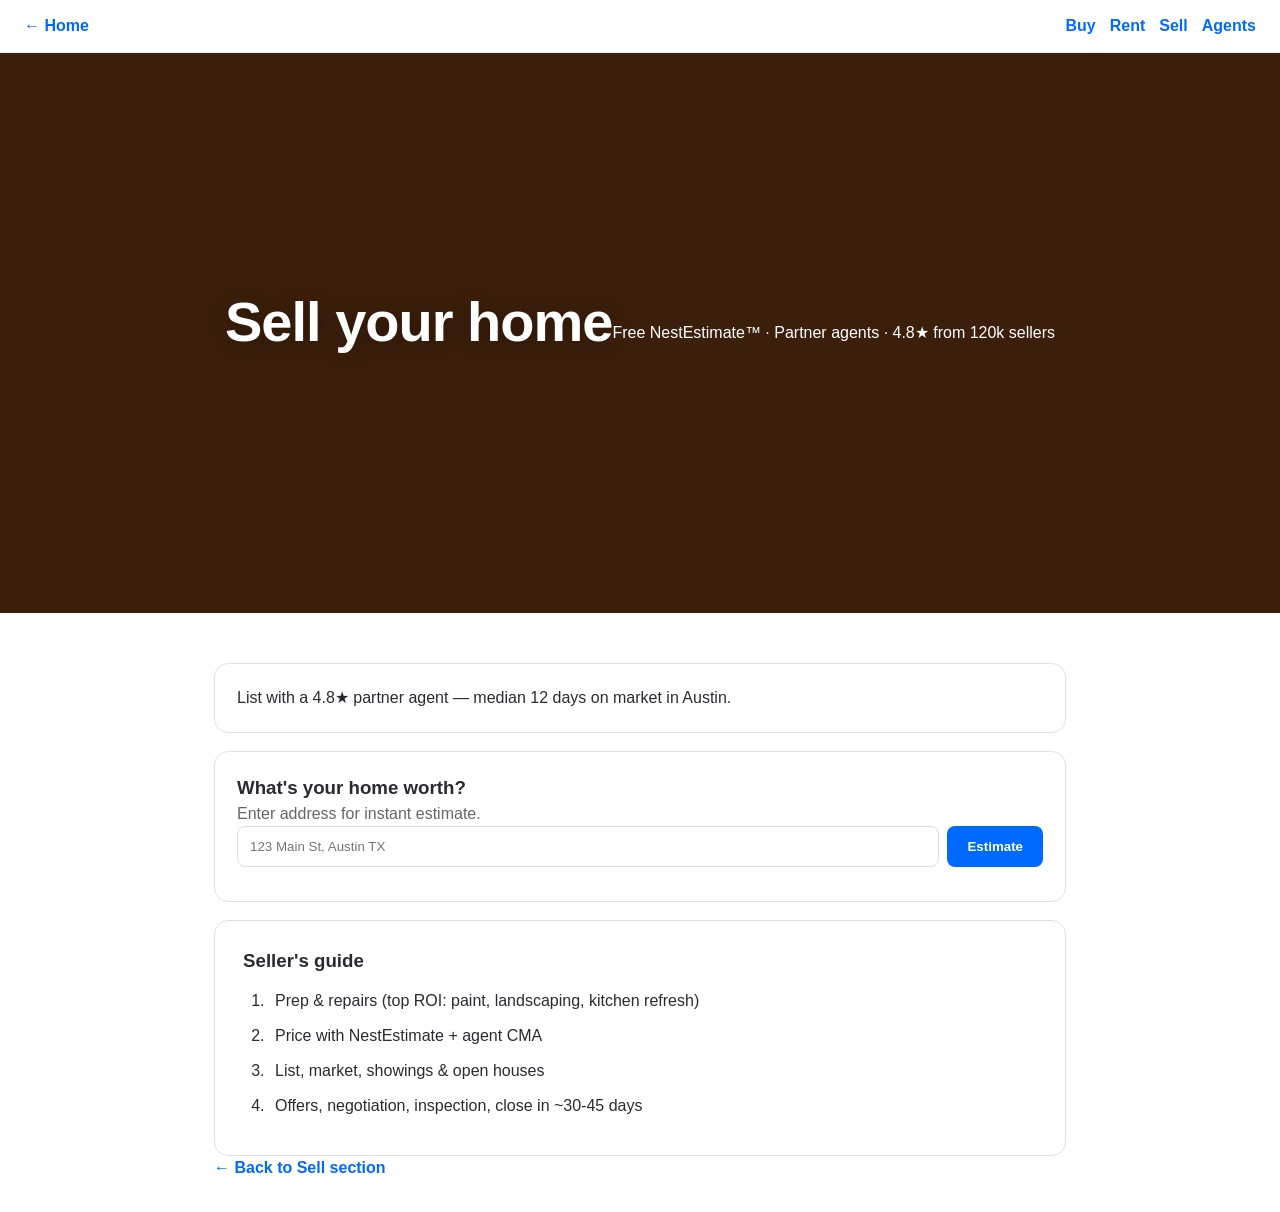
<file: page/sell.html>
<!DOCTYPE html>
<html lang="en">
<head>
<meta charset="UTF-8"><meta name="viewport" content="width=device-width, initial-scale=1.0">
<title>Sell Your Home | UrbanNest</title>
<link rel="stylesheet" href="../CSS/style.css">
<style>.hero{background:#3B1F0B;color:#fff;padding:56px 24px;text-align:center}.body{max-width:900px;margin:0 auto;padding:32px 24px}.card{background:#fff;border:1px solid #E0E1E7;border-radius:14px;padding:22px;margin-top:18px}.topbar{display:flex;justify-content:space-between;padding:14px 24px;border-bottom:1px solid #eee}.topbar a{font-weight:700;color:#006AFF}.row{display:flex;gap:8px}.row input{flex:1;padding:12px;border:1px solid #ddd;border-radius:8px}button{background:#006AFF;color:#fff;border:none;padding:12px 20px;border-radius:8px;font-weight:700;cursor:pointer}
/* Seller's guide: breathing room (the global *{margin:0;padding:0} reset strips it) */
.guide{padding:26px 28px}
.guide h3{margin-bottom:14px}
.guide ol{padding-left:26px}
.guide li{margin:11px 0;padding-left:6px}</style>
</head>
<body>
<div class="topbar"><a href="../index.html">← Home</a><nav style="display:flex;gap:14px"><a href="buy.html">Buy</a><a href="rent.html">Rent</a><a href="sell.html">Sell</a><a href="agents.html">Agents</a></nav></div>
<section class="hero"><h1 id="title">Sell your home</h1><p>Free NestEstimate™ · Partner agents · 4.8★ from 120k sellers</p></section>
<div class="body">
<div id="desc" class="card"></div>
<div class="card"><h3>What's your home worth?</h3><p style="color:#666">Enter address for instant estimate.</p><div class="row"><input id="addr" placeholder="123 Main St, Austin TX"><button onclick="go()">Estimate</button></div><p id="out" style="margin-top:12px;font-weight:700"></p></div>
<div class="card guide"><h3>Seller's guide</h3><ol><li>Prep & repairs (top ROI: paint, landscaping, kitchen refresh)</li><li>Price with NestEstimate + agent CMA</li><li>List, market, showings & open houses</li><li>Offers, negotiation, inspection, close in ~30-45 days</li></ol></div>
<p><a href="../index.html#sell" style="color:#006AFF;font-weight:700">← Back to Sell section</a></p>
</div>
<script>
const m={"sell":{t:"Sell your home",d:"List with a 4.8★ partner agent — median 12 days on market in Austin."},"value":{t:"See your home value",d:"NestEstimate™ uses recent sales within 1 mile + tax records + upgrades."},"guide":{t:"Seller's guide",d:"Full timeline, fees (5-6% commission + closing), and checklists."},"agent":{t:"Find a seller's agent",d:"Compare top seller agents by sales, ratings and fees."},"worth":{t:"What's your home worth?",d:"Same as NestEstimate — free, no signup required for a range."},"improve":{t:"Home improvement",d:"Top ROI: garage door (193%), stone veneer (153%), minor kitchen (86%)."},"app":{t:"Real estate app",d:"Track your home value and sale from your phone."}};
const v=new URLSearchParams(location.search).get("view")||"sell";const o=m[v]||m.sell;
document.getElementById("title").textContent=o.t;document.getElementById("desc").textContent=o.d;
function go(){const a=document.getElementById("addr").value.trim();const base=480000+(a.length*7321)%220000;document.getElementById("out").textContent=a?`NestEstimate™ for “${a}”: $${base.toLocaleString()} · +4.2% YoY`:"Enter an address first.";}
</script>
<script src="../asset/js/to-top.js"></script>
</body>
</html>
</file>
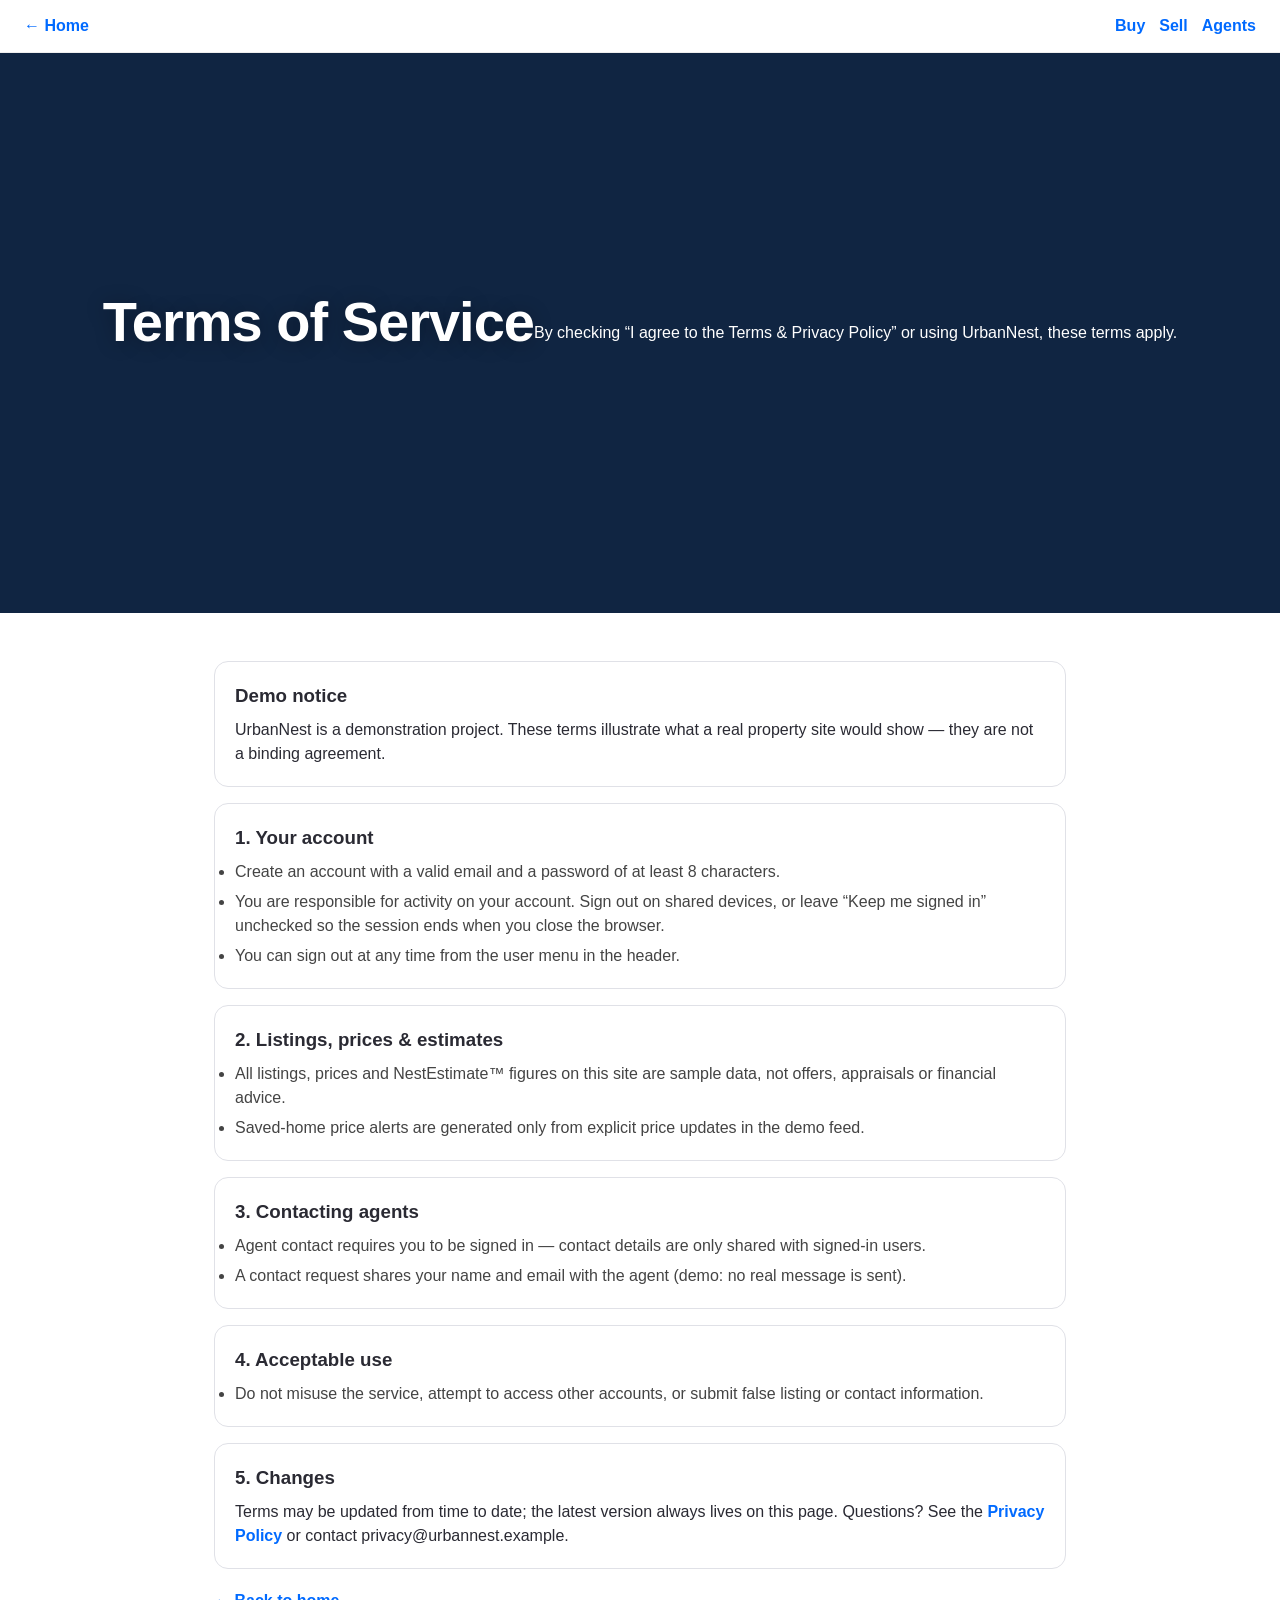
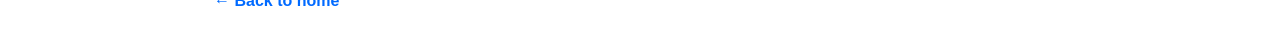
<file: page/terms.html>
<!DOCTYPE html>
<html lang="en">
<head>
<meta charset="UTF-8"><meta name="viewport" content="width=device-width, initial-scale=1.0">
<title>Terms of Service | UrbanNest</title>
<link rel="stylesheet" href="../CSS/style.css">
<style>.hero{background:#102542;color:#fff;padding:56px 24px;text-align:center}.body{max-width:900px;margin:0 auto;padding:32px 24px}.card{background:#fff;border:1px solid #E0E1E7;border-radius:14px;padding:20px;margin-top:16px}.card h3{margin-bottom:8px}.card li{margin-top:6px;color:#444;line-height:1.5}.topbar{display:flex;justify-content:space-between;padding:14px 24px;border-bottom:1px solid #eee}.topbar a{font-weight:700;color:#006AFF}</style>
</head>
<body>
<div class="topbar"><a href="../index.html">← Home</a><nav style="display:flex;gap:14px"><a href="buy.html">Buy</a><a href="sell.html">Sell</a><a href="agents.html">Agents</a></nav></div>
<section class="hero"><h1>Terms of Service</h1><p>By checking “I agree to the Terms &amp; Privacy Policy” or using UrbanNest, these terms apply.</p></section>
<div class="body">
<div class="card"><h3>Demo notice</h3><p>UrbanNest is a demonstration project. These terms illustrate what a real property site would show — they are not a binding agreement.</p></div>
<div class="card"><h3>1. Your account</h3><ul><li>Create an account with a valid email and a password of at least 8 characters.</li><li>You are responsible for activity on your account. Sign out on shared devices, or leave “Keep me signed in” unchecked so the session ends when you close the browser.</li><li>You can sign out at any time from the user menu in the header.</li></ul></div>
<div class="card"><h3>2. Listings, prices &amp; estimates</h3><ul><li>All listings, prices and NestEstimate™ figures on this site are sample data, not offers, appraisals or financial advice.</li><li>Saved-home price alerts are generated only from explicit price updates in the demo feed.</li></ul></div>
<div class="card"><h3>3. Contacting agents</h3><ul><li>Agent contact requires you to be signed in — contact details are only shared with signed-in users.</li><li>A contact request shares your name and email with the agent (demo: no real message is sent).</li></ul></div>
<div class="card"><h3>4. Acceptable use</h3><ul><li>Do not misuse the service, attempt to access other accounts, or submit false listing or contact information.</li></ul></div>
<div class="card"><h3>5. Changes</h3><p>Terms may be updated from time to date; the latest version always lives on this page. Questions? See the <a href="privacy.html" style="color:#006AFF;font-weight:700">Privacy Policy</a> or contact privacy@urbannest.example.</p></div>
<p style="margin-top:20px"><a href="../index.html" style="color:#006AFF;font-weight:700">← Back to home</a></p>
</div>
<script src="../asset/js/to-top.js"></script>
</body>
</html>
</file>
<file: CSS/style.css>
/* =========================================================
   UrbanNest — master stylesheet
   Loads the split CSS files in cascade order.
   Order matters: later files override earlier ones.
   ========================================================= */
@import url("base.css");        /* reset, design tokens, typography */
@import url("header.css");      /* nav, logo, dropdowns, user menu, mobile menu */
@import url("hero.css");        /* hero background, headline, search card */
@import url("sections.css");    /* reco, listings, buyability, trio, app banner */
@import url("footer.css");      /* footer */
@import url("components.css");  /* modal, sign-in/up forms, toast */
@import url("responsive.css");  /* shared overrides + 1100/760/480 breakpoints */
@import url("features.css");    /* price alerts, lifestyle match, quiz */
</file>
